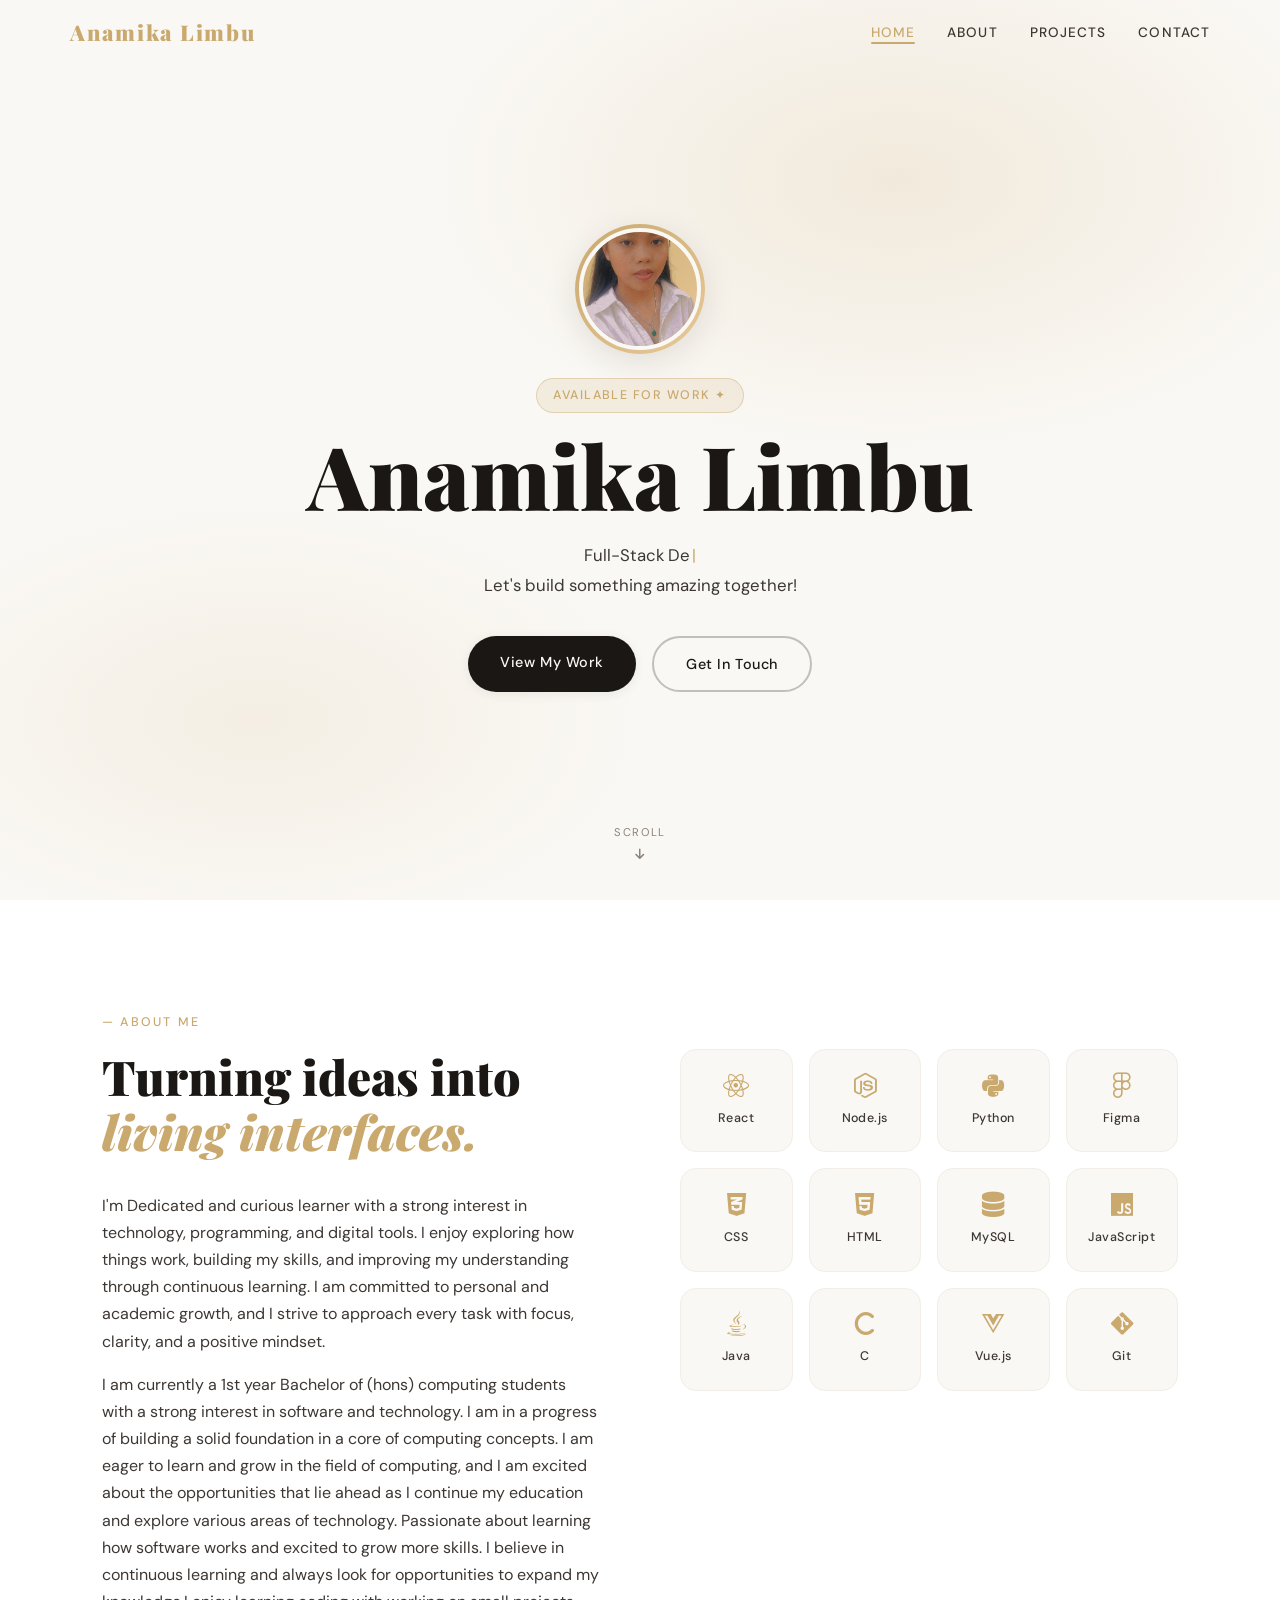
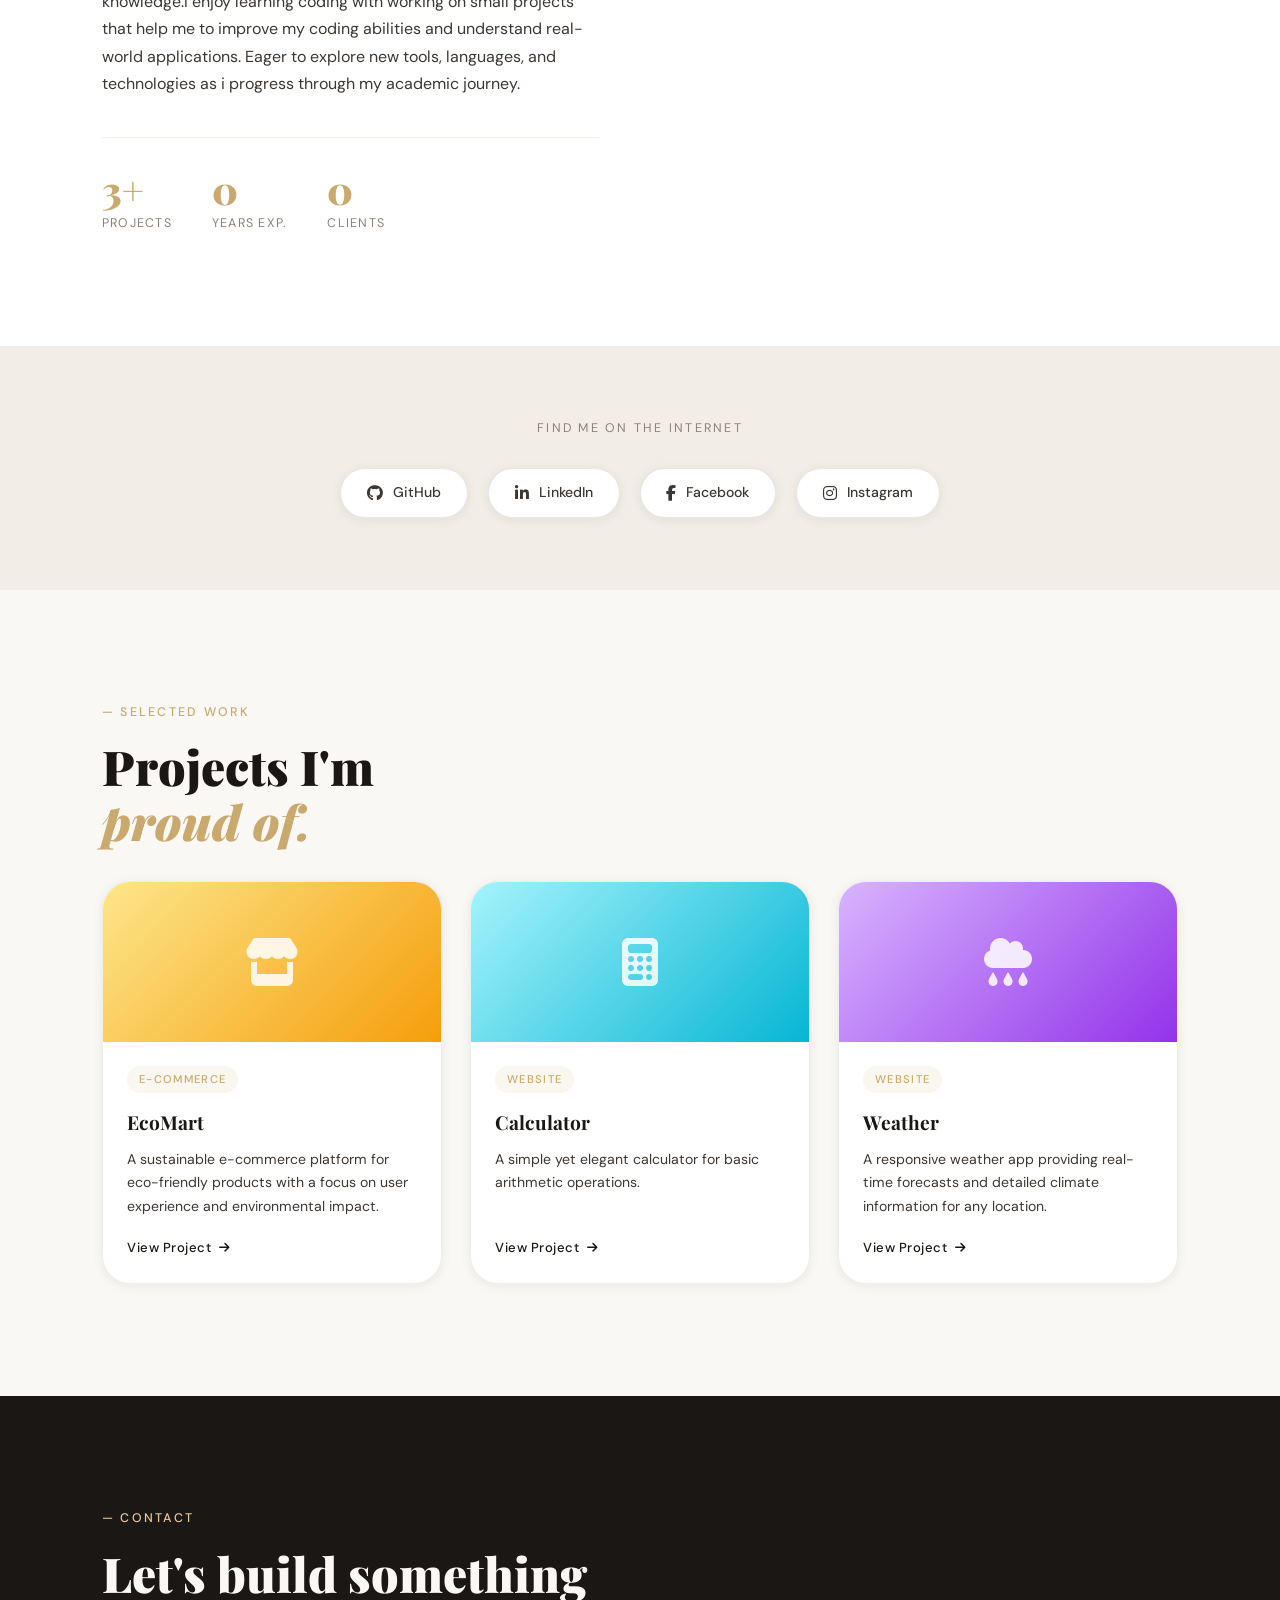
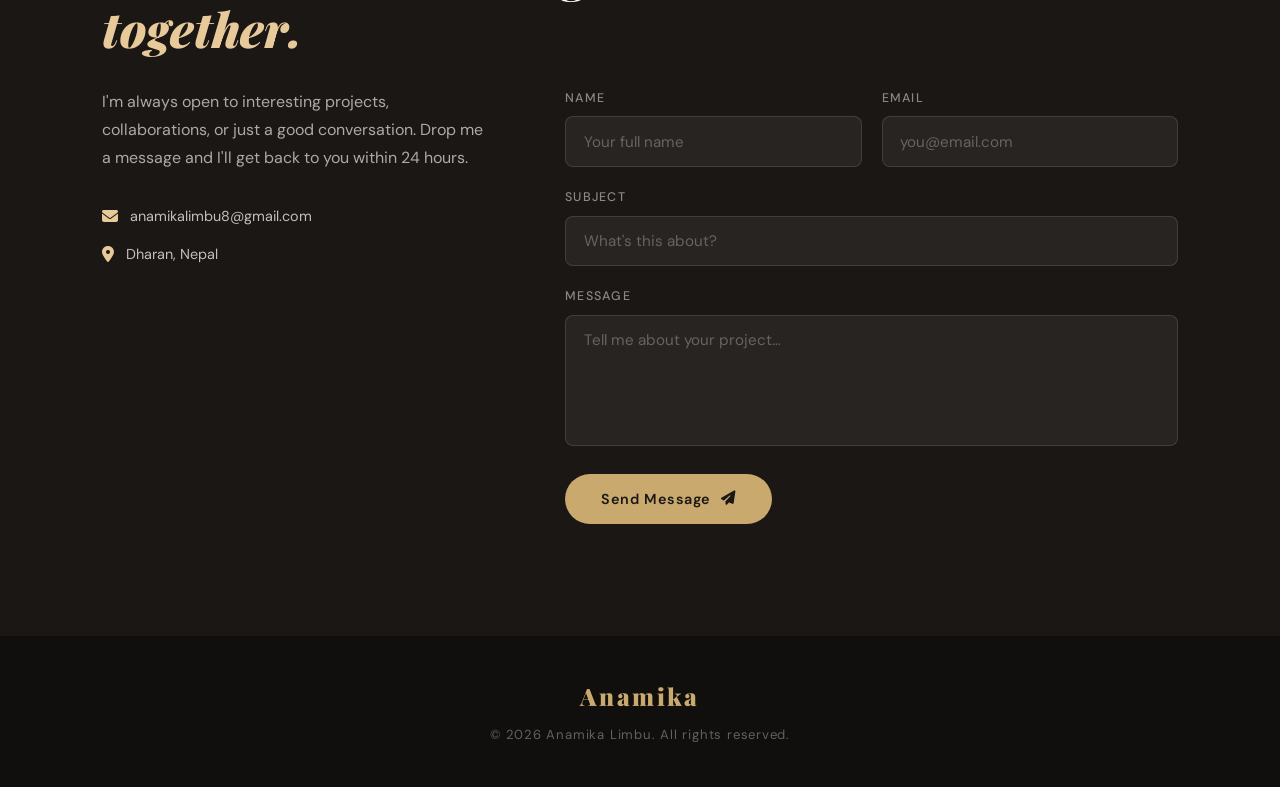
<file: Portfolio/index.html>
<!DOCTYPE html>
<html lang="en">
<head>
  <meta charset="UTF-8" />
  <meta name="viewport" content="width=device-width, initial-scale=1.0"/>
  <title>Portfolio | Anamika Limbu</title>
  <link rel="stylesheet" href="style.css" />
  <link rel="preconnect" href="https://fonts.googleapis.com">
  <link href="https://fonts.googleapis.com/css2?family=Playfair+Display:wght@700;900&family=DM+Sans:wght@300;400;500&display=swap" rel="stylesheet">
  <link rel="stylesheet" href="https://cdnjs.cloudflare.com/ajax/libs/font-awesome/6.5.0/css/all.min.css"/>
</head>
<body>

  <!-- ===== hero ===== -->
  <section class="hero" id="home">
    <video class="hero-video" autoplay muted loop playsinline>
      <source src="./video.mp4" type="video/mp4" />
    </video>
    <div class="hero-bg"></div>
    <div class="hero-content">
      <div class="avatar-ring">
        <img
          src="./img.png"
          alt="Profile Photo"
          class="avatar"
        />
      </div>
      <p class="hero-tag">Available for work ✦</p>
      <h1 class="hero-name">Anamika Limbu</h1>
      <p class="hero-bio">
        Full-Stack Developer &amp; UI Designer crafting digital experiences<br>
        Let's build something amazing together!
      </p>
      <div class="hero-cta">
        <a href="#projects" class="btn-primary">View My Work</a>
        <a href="#contact" class="btn-ghost">Get In Touch</a>
      </div>
    </div>
    <div class="scroll-hint">
      <span>scroll</span>
      <i class="fa-solid fa-arrow-down"></i>
    </div>
  </section>

  <!-- ===== ABOUT ===== -->
  <section class="about" id="about">
    <div class="container">
      <div class="section-label">— About Me</div>
      <div class="about-grid">
        <div class="about-text">
          <h2 class="section-title">Turning ideas into<br><em>living interfaces.</em></h2>
          <p>
           I'm Dedicated and curious learner with a strong interest in technology, programming, and digital tools. I enjoy exploring how things work, building my skills, and improving my understanding through continuous learning. I am committed to personal and academic growth, and I strive to approach every task with focus, clarity, and a positive mindset.
          </p>
          <p>
            I am currently a 1st year Bachelor of (hons) computing students with a strong interest in software and technology. I am in a progress of building a solid foundation in a core of computing concepts. I am eager to learn and grow in the field of computing, and I am excited about the opportunities that lie ahead as I continue my education and explore various areas of technology. Passionate about learning how software works and excited to grow more skills. I believe in continuous learning and always look for opportunities to expand my knowledge.I enjoy learning coding with working on small projects that help me to improve my coding abilities and understand real-world applications. Eager to explore new tools, languages, and technologies as i progress through my academic journey.
          </p>
          <div class="about-stats">
            <div class="stat"><span class="stat-num">3+</span><span class="stat-label">Projects</span></div>
            <div class="stat"><span class="stat-num">0</span><span class="stat-label">Years Exp.</span></div>
            <div class="stat"><span class="stat-num">0</span><span class="stat-label">Clients</span></div>
          </div>
        </div>
        <div class="skills-grid">
          <div class="skill-card"><i class="fa-brands fa-react"></i><span>React</span></div>
          <div class="skill-card"><i class="fa-brands fa-node-js"></i><span>Node.js</span></div>
          <div class="skill-card"><i class="fa-brands fa-python"></i><span>Python</span></div>
          <div class="skill-card"><i class="fa-brands fa-figma"></i><span>Figma</span></div>
          <div class="skill-card"><i class="fa-brands fa-css3-alt"></i><span>CSS</span></div>
          <div class="skill-card"><i class="fa-brands fa-html5"></i><span>HTML</span></div>
          <div class="skill-card"><i class="fa-solid fa-database"></i><span>MySQL</span></div>
          <div class="skill-card"><i class="fa-brands fa-js"></i><span>JavaScript</span></div>
          <div class="skill-card"><i class="fa-brands fa-java"></i><span>Java</span></div>
          <div class="skill-card"><i class="fa-brands fa-c"></i><span>C</span></div>
          <div class="skill-card"><i class="fa-brands fa-vuejs"></i><span>Vue.js</span></div>
          <div class="skill-card"><i class="fa-brands fa-git-alt"></i><span>Git</span></div>
        </div>
      </div>
    </div>
  </section>

  <!-- ===== SOCIAL ===== -->
  <section class="social" id="social">
    <div class="container">
      <p class="social-label">Find me on the internet</p>
      <div class="social-row">
        <a href="https://github.com/Anamikalimbu" target="_blank" class="social-link" aria-label="GitHub">
          <i class="fa-brands fa-github"></i>
          <span>GitHub</span>
        </a>
        <a href="https://www.linkedin.com/in/anamika-limbu-b01238340/" target="_blank" class="social-link" aria-label="LinkedIn">
          <i class="fa-brands fa-linkedin-in"></i>
          <span>LinkedIn</span>
        </a>
        <a href="https://www.facebook.com/anamikalimbu006/" target="_blank" class="social-link" aria-label="Facebook">
          <i class="fa-brands fa-facebook-f"></i>
          <span>Facebook</span>
        </a>
        <a href="https://www.instagram.com/anamikalimbu006/" target="_blank" class="social-link" aria-label="Instagram">
          <i class="fa-brands fa-instagram"></i>
          <span>Instagram</span>
        </a>
      </div>
    </div>
  </section>

  <!-- ===== PROJECTS ===== -->
  <section class="projects" id="projects">
    <div class="container">
      <div class="section-label">— Selected Work</div>
      <h2 class="section-title">Projects I'm<br><em>proud of.</em></h2>
      <div class="projects-grid">

        <article class="project-card">
          <div class="project-thumb" style="background: linear-gradient(135deg,#fde68a,#f59e0b);">
            <i class="fa-solid fa-store"></i>
          </div>
          <div class="project-body">
            <span class="project-tag">E-Commerce</span>
            <h3>EcoMart</h3>
            <p>A sustainable e-commerce platform for eco-friendly products with a focus on user experience and environmental impact.</p>
            <a href="https://ecomart-icc-is.netlify.app/" target="_blank" class="btn-card">View Project <i class="fa-solid fa-arrow-right"></i></a>
          </div>
        </article>

        <article class="project-card">
          <div class="project-thumb" style="background: linear-gradient(135deg,#a5f3fc,#06b6d4);">
            <i class="fa-solid fa-calculator"></i>
          </div>
          <div class="project-body">
            <span class="project-tag">Website</span>
            <h3>Calculator</h3>
            <p> A simple yet elegant calculator for basic arithmetic operations.</p>
            <a href="https://calculatorwebsitess.netlify.app/" target="_blank" class="btn-card">View Project <i class="fa-solid fa-arrow-right"></i></a>
          </div>
        </article>

        <article class="project-card">
          <div class="project-thumb" style="background: linear-gradient(135deg,#d8b4fe,#9333ea);">
            <i class="fa-solid fa-cloud-rain"></i>
          </div>
          <div class="project-body">
            <span class="project-tag">Website</span>
            <h3>Weather</h3>
            <p>A responsive weather app providing real-time forecasts and detailed climate information for any location.</p>
            <a href="https://weatherwebsitess.netlify.app/" target="_blank" class="btn-card">View Project <i class="fa-solid fa-arrow-right"></i></a>
          </div>
        </article>



      </div>
    </div>
  </section>

  <!-- ===== CONTACT ===== -->
  <section class="contact" id="contact">
    <div class="container">
      <div class="section-label">— Contact</div>
      <h2 class="section-title">Let's build something<br><em>together.</em></h2>
      <div class="contact-wrap">
        <div class="contact-info">
          <p>I'm always open to interesting projects, collaborations, or just a good conversation. Drop me a message and I'll get back to you within 24 hours.</p>
          <ul class="contact-details">
            <li><i class="fa-solid fa-envelope"></i> anamikalimbu8@gmail.com</li>
            <li><i class="fa-solid fa-location-dot"></i> Dharan, Nepal</li>
          </ul>
        </div>
        <form class="contact-form" onsubmit="return false;">
          <div class="form-row">
            <div class="form-group">
              <label for="name">Name</label>
              <input type="text" id="name" placeholder="Your full name" />
            </div>
            <div class="form-group">
              <label for="email">Email</label>
              <input type="email" id="email" placeholder="you@email.com" />
            </div>
          </div>
          <div class="form-group">
            <label for="subject">Subject</label>
            <input type="text" id="subject" placeholder="What's this about?" />
          </div>
          <div class="form-group">
            <label for="message">Message</label>
            <textarea id="message" rows="5" placeholder="Tell me about your project…"></textarea>
          </div>
          <button type="submit" class="btn-submit">
            Send Message <i class="fa-solid fa-paper-plane"></i>
          </button>
        </form>
      </div>
    </div>
  </section>

  <!-- ===== FOOTER ===== -->
  <footer class="footer">
    <div class="container">
      <p class="footer-logo">Anamika</p>
      <p class="footer-copy">© 2026 Anamika Limbu. All rights reserved.  </p>
    </div>
  </footer>

  <script src="./script.js"></script>
</body>
</html>
</file>
<file: Portfolio/style.css>
/* ===========================
   CSS CUSTOM PROPERTIES
=========================== */
:root {
  --cream:    #faf8f4;
  --ivory:    #f2ede6;
  --ink:      #1a1714;
  --charcoal: #3d3733;
  --muted:    #8c8279;
  --accent:   #c9a96e;
  --accent2:  #e8c99a;
  --white:    #ffffff;

  --ff-display: 'Playfair Display', Georgia, serif;
  --ff-body:    'DM Sans', sans-serif;

  --radius-sm:  8px;
  --radius-md:  16px;
  --radius-lg:  28px;
  --radius-xl:  48px;

  --shadow-sm: 0 2px 12px rgba(26,23,20,.07);
  --shadow-md: 0 8px 32px rgba(26,23,20,.10);
  --shadow-lg: 0 20px 60px rgba(26,23,20,.14);

  --transition: 0.35s cubic-bezier(.4,0,.2,1);
}

/* ===========================
   RESET & BASE
=========================== */
*, *::before, *::after { box-sizing: border-box; margin: 0; padding: 0; }

html { scroll-behavior: smooth; font-size: 16px; }

body {
  font-family: var(--ff-body);
  background: var(--cream);
  color: var(--ink);
  line-height: 1.7;
  -webkit-font-smoothing: antialiased;
}

a { text-decoration: none; color: inherit; }

img { display: block; max-width: 100%; }

.container {
  max-width: 1140px;
  margin: 0 auto;
  padding: 0 2rem;
}

/* ===========================
   SHARED TYPOGRAPHY
=========================== */
.section-label {
  font-family: var(--ff-body);
  font-size: .78rem;
  font-weight: 500;
  letter-spacing: .18em;
  text-transform: uppercase;
  color: var(--accent);
  margin-bottom: 1rem;
}

.section-title {
  font-family: var(--ff-display);
  font-size: clamp(2rem, 4vw, 3rem);
  font-weight: 900;
  line-height: 1.15;
  color: var(--ink);
  margin-bottom: 2rem;
}

.section-title em {
  font-style: italic;
  color: var(--accent);
}

/* ===========================
   BUTTONS
=========================== */
.btn-primary {
  display: inline-block;
  padding: .85rem 2rem;
  background: var(--ink);
  color: var(--cream);
  border-radius: 100px;
  font-family: var(--ff-body);
  font-size: .9rem;
  font-weight: 500;
  letter-spacing: .04em;
  transition: var(--transition);
  box-shadow: var(--shadow-sm);
}
.btn-primary:hover {
  background: var(--accent);
  color: var(--ink);
  transform: translateY(-2px);
  box-shadow: var(--shadow-md);
}

.btn-ghost {
  display: inline-block;
  padding: .85rem 2rem;
  border: 2px solid rgba(26,23,20,.25);
  color: var(--ink);
  border-radius: 100px;
  font-family: var(--ff-body);
  font-size: .9rem;
  font-weight: 500;
  letter-spacing: .04em;
  transition: var(--transition);
}
.btn-ghost:hover {
  border-color: var(--accent);
  color: var(--accent);
  transform: translateY(-2px);
}

/* ===========================
   HERO 
=========================== */
.hero {
  position: relative;
  min-height: 100vh;
  display: flex;
  flex-direction: column;
  align-items: center;
  justify-content: center;
  text-align: center;
  padding: 6rem 2rem 5rem;
  overflow: hidden;
  background: var(--cream);
}

.hero-bg {
  position: absolute;
  inset: 0;
  background:
    radial-gradient(ellipse 60% 50% at 70% 20%, rgba(201,169,110,.18) 0%, transparent 60%),
    radial-gradient(ellipse 50% 40% at 20% 80%, rgba(201,169,110,.12) 0%, transparent 60%);
  pointer-events: none;
  z-index: 1;
}

.hero-video {
  position: absolute;
  inset: 0;
  width: 100%;
  height: 100%;
  object-fit: cover;
  z-index: 0;
}

.hero-content {
  position: relative;
  z-index: 2;
  display: flex;
  flex-direction: column;
  align-items: center;
  gap: .5rem;
  animation: fadeUp .9s ease both;
}

@keyframes fadeUp {
  from { opacity: 0; transform: translateY(28px); }
  to   { opacity: 1; transform: translateY(0); }
}

/* Avatar */
.avatar-ring {
  width: 130px;
  height: 130px;
  border-radius: 50%;
  padding: 4px;
  background: linear-gradient(135deg, var(--accent), var(--accent2));
  box-shadow: var(--shadow-md);
  margin-bottom: 1rem;
  animation: fadeUp .9s .1s ease both;
}
.avatar {
  width: 100%;
  height: 100%;
  border-radius: 50%;
  object-fit: cover;
  border: 4px solid var(--cream);
}

.hero-tag {
  display: inline-block;
  background: rgba(201,169,110,.15);
  border: 1px solid rgba(201,169,110,.4);
  color: var(--accent);
  font-size: .78rem;
  font-weight: 500;
  letter-spacing: .12em;
  text-transform: uppercase;
  padding: .35rem 1rem;
  border-radius: 100px;
  margin-bottom: .5rem;
  animation: fadeUp .9s .15s ease both;
}

.hero-name {
  font-family: var(--ff-display);
  font-size: clamp(3rem, 8vw, 5.5rem);
  font-weight: 900;
  line-height: 1.05;
  color: var(--ink);
  animation: fadeUp .9s .2s ease both;
}

.hero-bio {
  font-size: 1.05rem;
  color: var(--charcoal);
  max-width: 500px;
  margin: .75rem auto 1.75rem;
  line-height: 1.75;
  animation: fadeUp .9s .3s ease both;
}

.hero-cta {
  display: flex;
  gap: 1rem;
  flex-wrap: wrap;
  justify-content: center;
  animation: fadeUp .9s .4s ease both;
}

/* Scroll hint */
.scroll-hint {
  position: absolute;
  bottom: 2.5rem;
  left: 50%;
  transform: translateX(-50%);
  display: flex;
  flex-direction: column;
  align-items: center;
  gap: .4rem;
  font-size: .7rem;
  letter-spacing: .14em;
  text-transform: uppercase;
  color: var(--muted);
  animation: bounce 2s infinite;
}
.scroll-hint i { font-size: .75rem; }

@keyframes bounce {
  0%, 100% { transform: translateX(-50%) translateY(0); }
  50%       { transform: translateX(-50%) translateY(6px); }
}

/* ===========================
   ABOUT
=========================== */
.about {
  padding: 7rem 0;
  background: var(--white);
}

.about-grid {
  display: grid;
  grid-template-columns: 1fr 1fr;
  gap: 5rem;
  align-items: start;
}

.about-text p {
  color: var(--charcoal);
  margin-bottom: 1rem;
  font-size: 1rem;
}

.about-stats {
  display: flex;
  gap: 2.5rem;
  margin-top: 2.5rem;
  padding-top: 2rem;
  border-top: 1px solid var(--ivory);
}

.stat-num {
  display: block;
  font-family: var(--ff-display);
  font-size: 2.4rem;
  font-weight: 900;
  color: var(--accent);
  line-height: 1;
}

.stat-label {
  display: block;
  font-size: .78rem;
  color: var(--muted);
  letter-spacing: .1em;
  text-transform: uppercase;
  margin-top: .3rem;
}

/* Skills grid */
.skills-grid {
  display: grid;
  grid-template-columns: repeat(4, 1fr);
  gap: 1rem;
}

.skill-card {
  background: var(--cream);
  border: 1px solid var(--ivory);
  border-radius: var(--radius-md);
  padding: 1.4rem .75rem;
  display: flex;
  flex-direction: column;
  align-items: center;
  gap: .6rem;
  font-size: .78rem;
  font-weight: 500;
  color: var(--charcoal);
  letter-spacing: .04em;
  transition: var(--transition);
  cursor: default;
}

.skill-card i {
  font-size: 1.6rem;
  color: var(--accent);
  transition: var(--transition);
}

.skill-card:hover {
  background: var(--ink);
  color: var(--cream);
  border-color: var(--ink);
  transform: translateY(-4px);
  box-shadow: var(--shadow-md);
}

.skill-card:hover i { color: var(--accent2); }

/* ===========================
   SOCIAL
=========================== */
.social {
  padding: 4.5rem 0;
  background: var(--ivory);
}

.social-label {
  text-align: center;
  font-size: .78rem;
  letter-spacing: .18em;
  text-transform: uppercase;
  color: var(--muted);
  margin-bottom: 1.75rem;
}

.social-row {
  display: flex;
  justify-content: center;
  gap: 1.25rem;
  flex-wrap: wrap;
}

.social-link {
  display: inline-flex;
  align-items: center;
  gap: .65rem;
  padding: .75rem 1.6rem;
  background: var(--white);
  border: 1px solid rgba(26,23,20,.1);
  border-radius: 100px;
  font-size: .88rem;
  font-weight: 500;
  color: var(--charcoal);
  transition: var(--transition);
  box-shadow: var(--shadow-sm);
}

.social-link i { font-size: 1rem; transition: var(--transition); }

.social-link:hover {
  transform: translateY(-4px);
  box-shadow: var(--shadow-md);
}

/* Individual brand colors on hover */
.social-link:nth-child(1):hover { background: var(--ink); color: var(--cream); }
.social-link:nth-child(2):hover { background: #0077b5; color: #fff; border-color: #0077b5; }
.social-link:nth-child(3):hover { background: #1877f2; color: #fff; border-color: #1877f2; }
.social-link:nth-child(4):hover { background: linear-gradient(135deg,#f09433,#e6683c,#dc2743,#cc2366,#bc1888); color: #fff; border-color: transparent; }

/* ===========================
   PROJECTS
=========================== */
.projects {
  padding: 7rem 0;
  background: var(--cream);
}

.projects-grid {
  display: grid;
  grid-template-columns: repeat(3, 1fr);
  gap: 1.75rem;
}

.project-card {
  background: var(--white);
  border-radius: var(--radius-lg);
  overflow: hidden;
  border: 1px solid rgba(26,23,20,.07);
  box-shadow: var(--shadow-sm);
  transition: var(--transition);
  display: flex;
  flex-direction: column;
}

.project-card:hover {
  transform: translateY(-8px);
  box-shadow: var(--shadow-lg);
  border-color: transparent;
}

.project-thumb {
  height: 160px;
  display: flex;
  align-items: center;
  justify-content: center;
  font-size: 3rem;
  color: rgba(255,255,255,.85);
}

.project-body {
  padding: 1.5rem;
  flex: 1;
  display: flex;
  flex-direction: column;
}

.project-tag {
  display: inline-block;
  font-size: .7rem;
  font-weight: 500;
  letter-spacing: .12em;
  text-transform: uppercase;
  color: var(--accent);
  background: rgba(201,169,110,.1);
  border-radius: 100px;
  padding: .25rem .75rem;
  margin-bottom: .8rem;
  width: fit-content;
}

.project-body h3 {
  font-family: var(--ff-display);
  font-size: 1.2rem;
  font-weight: 700;
  margin-bottom: .6rem;
  color: var(--ink);
}

.project-body p {
  font-size: .88rem;
  color: var(--charcoal);
  line-height: 1.65;
  flex: 1;
  margin-bottom: 1.2rem;
}

.btn-card {
  display: inline-flex;
  align-items: center;
  gap: .5rem;
  font-size: .82rem;
  font-weight: 500;
  color: var(--ink);
  letter-spacing: .04em;
  transition: var(--transition);
  width: fit-content;
}

.btn-card i { font-size: .75rem; transition: var(--transition); }

.btn-card:hover {
  color: var(--accent);
  gap: .75rem;
}

/* ===========================
   CONTACT
=========================== */
.contact {
  padding: 7rem 0;
  background: var(--ink);
  color: var(--cream);
}

.contact .section-label { color: var(--accent2); }
.contact .section-title { color: var(--cream); }
.contact .section-title em { color: var(--accent2); }

.contact-wrap {
  display: grid;
  grid-template-columns: 1fr 1.6fr;
  gap: 5rem;
  align-items: start;
}

.contact-info p {
  color: rgba(250,248,244,.65);
  line-height: 1.75;
  margin-bottom: 2rem;
}

.contact-details {
  list-style: none;
  display: flex;
  flex-direction: column;
  gap: .85rem;
}

.contact-details li {
  display: flex;
  align-items: center;
  gap: .75rem;
  font-size: .9rem;
  color: rgba(250,248,244,.75);
}

.contact-details i { color: var(--accent2); font-size: 1rem; }

/* Form */
.contact-form {
  display: flex;
  flex-direction: column;
  gap: 1.25rem;
}

.form-row {
  display: grid;
  grid-template-columns: 1fr 1fr;
  gap: 1.25rem;
}

.form-group {
  display: flex;
  flex-direction: column;
  gap: .45rem;
}

.form-group label {
  font-size: .78rem;
  font-weight: 500;
  letter-spacing: .1em;
  text-transform: uppercase;
  color: rgba(250,248,244,.5);
}

.form-group input,
.form-group textarea {
  background: rgba(255,255,255,.06);
  border: 1px solid rgba(255,255,255,.12);
  border-radius: var(--radius-sm);
  padding: .9rem 1.1rem;
  color: var(--cream);
  font-family: var(--ff-body);
  font-size: .95rem;
  outline: none;
  transition: var(--transition);
  resize: none;
}

.form-group input::placeholder,
.form-group textarea::placeholder { color: rgba(250,248,244,.3); }

.form-group input:focus,
.form-group textarea:focus {
  border-color: var(--accent2);
  background: rgba(255,255,255,.09);
  box-shadow: 0 0 0 3px rgba(201,169,110,.15);
}

.btn-submit {
  align-self: flex-start;
  display: inline-flex;
  align-items: center;
  gap: .65rem;
  padding: 1rem 2.25rem;
  background: var(--accent);
  color: var(--ink);
  border: none;
  border-radius: 100px;
  font-family: var(--ff-body);
  font-size: .9rem;
  font-weight: 600;
  cursor: pointer;
  transition: var(--transition);
  letter-spacing: .04em;
  margin-top: .5rem;
}

.btn-submit:hover {
  background: var(--accent2);
  transform: translateY(-2px);
  box-shadow: 0 8px 24px rgba(201,169,110,.35);
}

.btn-submit i { transition: var(--transition); }
.btn-submit:hover i { transform: translateX(3px) rotate(-20deg); }

/* ===========================
   FOOTER
=========================== */
.footer {
  background: #110f0d;
  padding: 2.5rem 0;
  text-align: center;
}

.footer-logo {
  font-family: var(--ff-display);
  font-size: 1.5rem;
  font-weight: 900;
  color: var(--accent);
  margin-bottom: .5rem;
  letter-spacing: .1em;
}

.footer-copy {
  font-size: .82rem;
  color: rgba(250,248,244,.35);
  letter-spacing: .06em;
}

/* ===========================
   RESPONSIVE
=========================== */
@media (max-width: 1024px) {
  .projects-grid { grid-template-columns: repeat(2, 1fr); }
  .skills-grid   { grid-template-columns: repeat(4, 1fr); }
  .about-grid    { gap: 3rem; }
}

@media (max-width: 768px) {
  .about-grid     { grid-template-columns: 1fr; }
  .skills-grid    { grid-template-columns: repeat(4, 1fr); }
  .contact-wrap   { grid-template-columns: 1fr; gap: 3rem; }
  .form-row       { grid-template-columns: 1fr; }
  .projects-grid  { grid-template-columns: 1fr; }
  .about-stats    { gap: 1.5rem; }

  .hero-name { font-size: clamp(2.5rem, 10vw, 4rem); }

  .section-title  { font-size: clamp(1.7rem, 5vw, 2.5rem); }
}

@media (max-width: 480px) {
  .skills-grid { grid-template-columns: repeat(2, 1fr); }
  .hero-cta    { flex-direction: column; align-items: center; }
  .social-row  { gap: .75rem; }
  .social-link span { display: none; }
  .social-link { width: 3rem; height: 3rem; justify-content: center; padding: 0; border-radius: 50%; }
}
</file>
